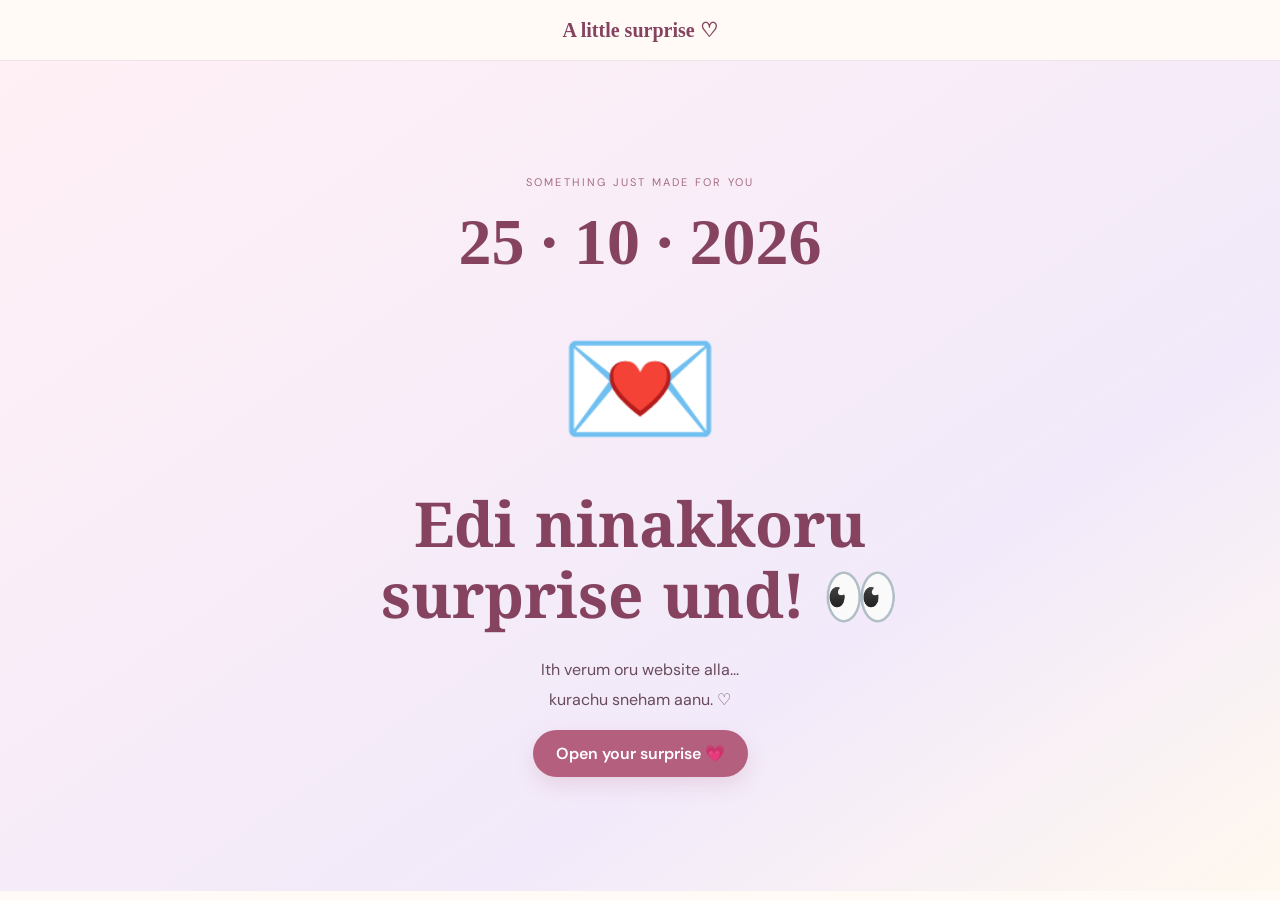
<file: index.html>
<!doctype html>
<html lang="en">
  <head>
    <meta charset="utf-8" />
    <meta name="viewport" content="width=device-width,initial-scale=1" />
    <title>A little surprise ♡</title>
    <link rel="stylesheet" href="css/style.css" />
    <script src="js/main.js" defer></script>
  </head>
  <body>
    <header class="header">
    <a class="brand" href="index.html">A little surprise ♡</a>
    </header>
    <section class="hero">
      <div class="inner">
        <div class="eyebrow">Something just made for you</div>
        <div class="date">25 · 10 · 2026</div>
        <div class="cake">💌</div>
        <h1>Edi ninakkoru<br /> surprise und! 👀</h1>
        <p>Ith verum oru website alla...<br />kurachu sneham aanu. ♡</p>
        <a class="button" href="birthday.html">Open your surprise 💗</a>
      </div>
    </section>
  </body>
</html>
</file>
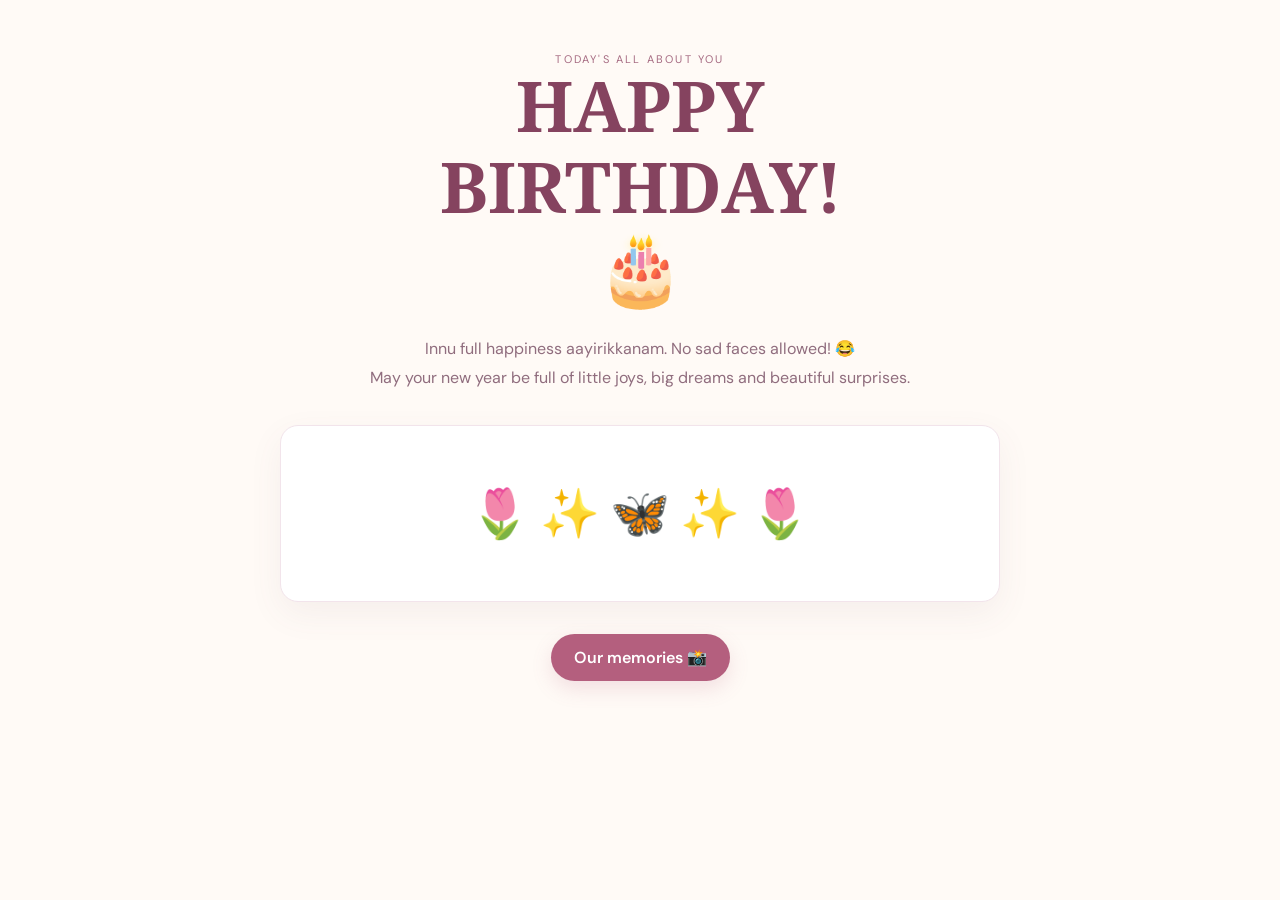
<file: birthday.html>
<!doctype html>
<html lang="en">
  <head>
    <meta charset="utf-8" />
    <meta name="viewport" content="width=device-width,initial-scale=1" />
    <title>Happy Birthday!</title>
    <link rel="stylesheet" href="css/style.css" />
    <script src="js/main.js" defer></script>
  </head>
  <body>
    <main>
      <div class="eyebrow" style="text-align: center">
        Today's all about you
      </div>
      <h1 style="font-size: clamp(40px, 8vw, 70px)">
        HAPPY <br />BIRTHDAY!<br /> 🎂
      </h1>
      <p class="lead">
        Innu full happiness aayirikkanam. No sad faces allowed! 😂<br />May your
        new year be full of little joys, big dreams and beautiful surprises.
      </p>
      <div class="card" style="text-align: center; font-size: 48px">
        🌷 ✨ 🦋 ✨ 🌷
      </div>
      <div class="actions">
        <a class="button" href="memories.html">Our memories 📸</a>
      </div>
    </main>
  </body>
</html>
</file>
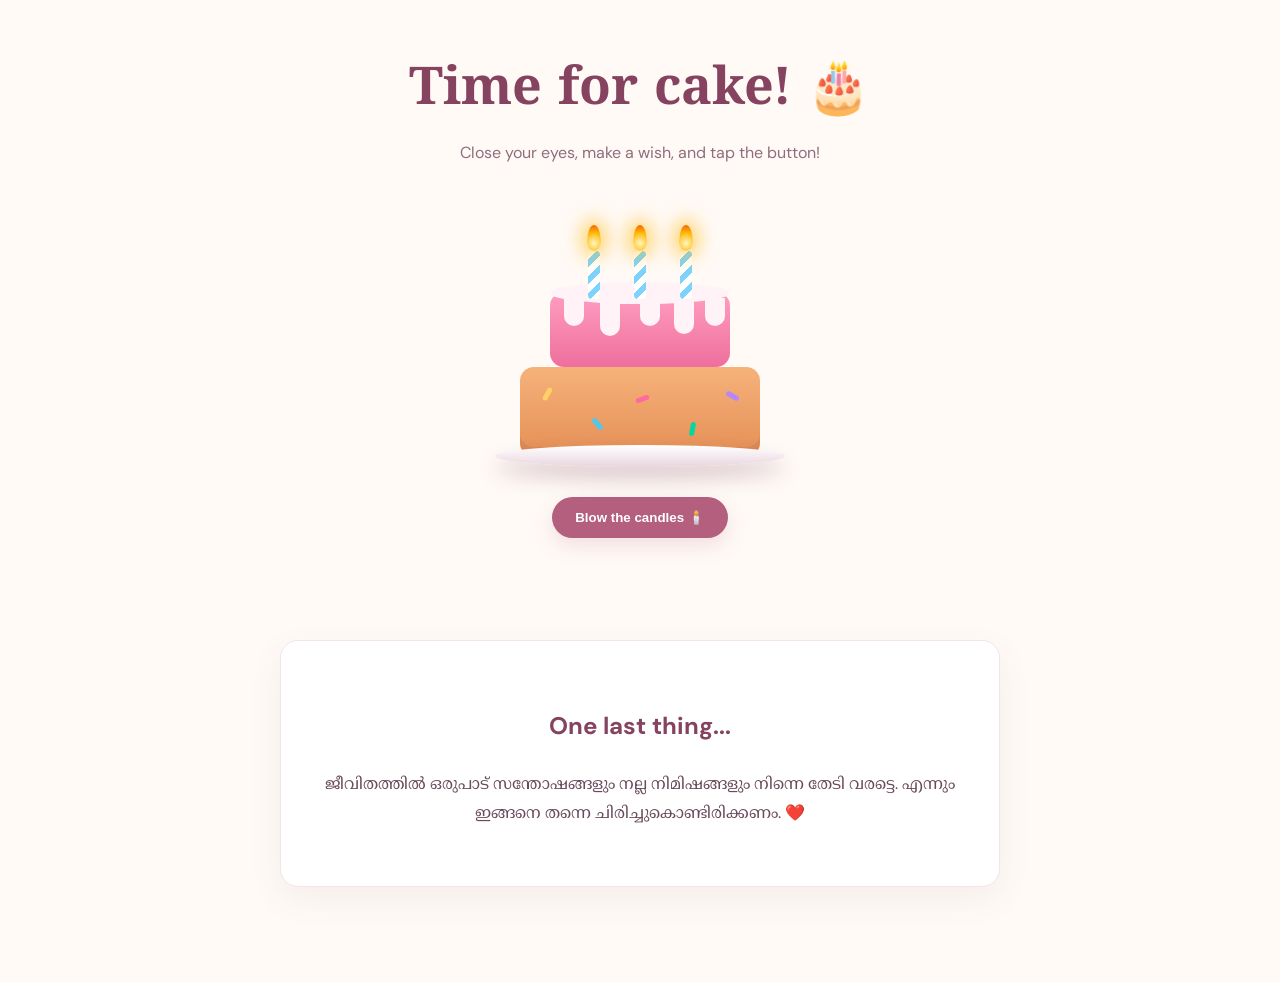
<file: cake.html>
<!doctype html>
<html lang="en">
  <head>
    <meta charset="utf-8" />
    <meta name="viewport" content="width=device-width,initial-scale=1" />
    <title>One last surprise</title>
    <link rel="stylesheet" href="css/style.css" />
    <script src="js/main.js" defer></script>
  </head>
  <body>
    <main>
      <h1>Time for cake! 🎂</h1>
      <p class="lead">Close your eyes, make a wish, and tap the button!</p>
      <div class="cake-scene" id="cake">
        <div class="cake3d">
          <div class="candles">
            <div class="candle c1"><i class="flame"></i><i class="smoke"></i></div>
            <div class="candle c2"><i class="flame"></i><i class="smoke"></i></div>
            <div class="candle c3"><i class="flame"></i><i class="smoke"></i></div>
          </div>
          <div class="layer top"><span class="drip d1"></span><span class="drip d2"></span><span class="drip d3"></span><span class="drip d4"></span><span class="drip d5"></span></div>
          <div class="layer bottom"><span class="sprinkle s1"></span><span class="sprinkle s2"></span><span class="sprinkle s3"></span><span class="sprinkle s4"></span><span class="sprinkle s5"></span></div>
          <div class="plate"></div>
        </div>
      </div>
      <div style="text-align: center">
        <button class="button" id="blowButton">Blow the candles 🕯️</button>
        <p class="lead" id="cakeMessage" aria-live="polite"></p>
      </div>
      <div class="card" style="text-align: center">
        <h2 style="color: var(--dark)">One last thing...</h2>
        <p>
          ജീവിതത്തിൽ ഒരുപാട് സന്തോഷങ്ങളും നല്ല നിമിഷങ്ങളും നിന്നെ തേടി വരട്ടെ.
          എന്നും ഇങ്ങനെ തന്നെ ചിരിച്ചുകൊണ്ടിരിക്കണം. ❤️
        </p>
      </div>
    </main>
  </body>
</html>
</file>
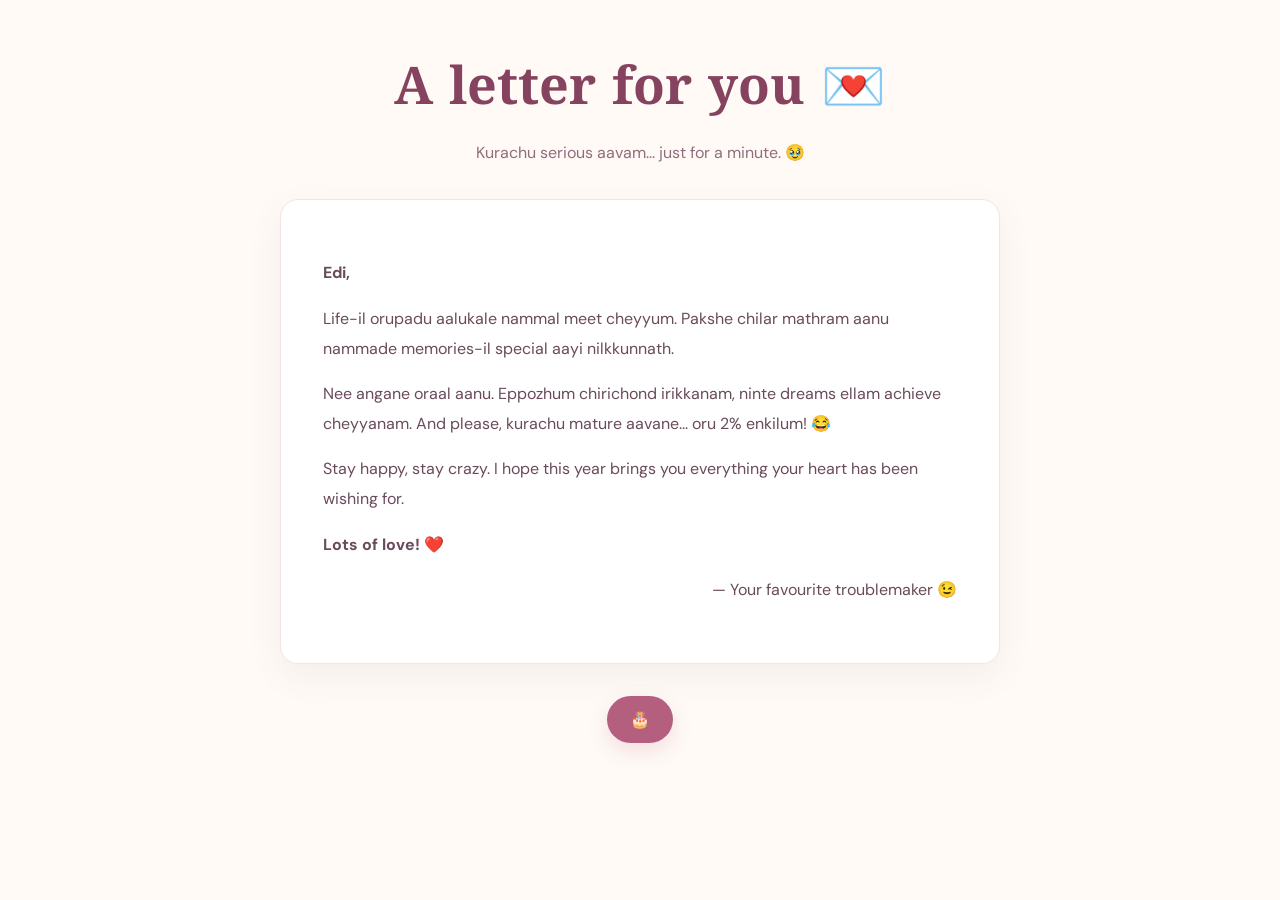
<file: letter.html>
<!doctype html>
<html lang="en">
  <head>
    <meta charset="utf-8" />
    <meta name="viewport" content="width=device-width,initial-scale=1" />
    <title>A letter for you</title>
    <link rel="stylesheet" href="css/style.css" />
    <script src="js/main.js" defer></script>
  </head>
  <body>
    <main>
      <h1>A letter for you 💌</h1>
      <p class="lead">Kurachu serious aavam... just for a minute. 🥹</p>
      <article class="card">
        <p><strong>Edi,</strong></p>
        <p>
          Life-il orupadu aalukale nammal meet cheyyum. Pakshe chilar mathram
          aanu nammade memories-il special aayi nilkkunnath.
        </p>
        <p>
          Nee angane oraal aanu. Eppozhum chirichond irikkanam, ninte dreams
          ellam achieve cheyyanam. And please, kurachu mature aavane... oru 2%
          enkilum! 😂
        </p>
        <p>
          Stay happy, stay crazy. I hope this year brings you everything your
          heart has been wishing for.
        </p>
        <p><strong>Lots of love! ❤️</strong></p>
        <p style="text-align: right">— Your favourite troublemaker 😉</p>
      </article>
      <div class="actions">
        <a class="button" href="cake.html">🎂</a>
      </div>
    </main>
  </body>
</html>
</file>
<file: css/style.css>
@import url("https://fonts.googleapis.com/css2?family=DM+Sans:wght@400;600;700&family=Noto+Serif+Malayalam:wght@400;700&display=swap");
:root {
  --pink: #f7dfe8;
  --rose: #b45f7e;
  --dark: #85435f;
  --cream: #fffaf6;
  --lav: #eee7f7;
  --ink: #694b5b;
}
* {
  box-sizing: border-box;
}
body {
  margin: 0;
  background: var(--cream);
  color: var(--ink);
  font-family: "DM Sans", "Noto Serif Malayalam", sans-serif;
}
a {
  text-decoration: none;
  color: inherit;
}
.header {
  display: flex;
  flex-direction: column;
  gap: 8px;
  text-align: center;
  justify-content: center;
  align-items: center;
  gap: 15px;
  padding: 18px 5%;
  background: #fffaf6;
  border-bottom: 1px solid #f1e3e9;
  flex-wrap: wrap;
}
.brand {
  font: 700 20px Georgia;
  color: var(--dark);
}
nav {
  display: flex;
  justify-content: center;
  gap: 7px;
  flex-wrap: wrap;
}
nav a {
  font-size: 13px;
  padding: 8px 11px;
  border-radius: 25px;
  color: #93677a;
}
nav a:hover {
  background: var(--pink);
  color: var(--dark);
}
main {
  width: min(920px, 100%);
  margin: auto;
  padding: 52px 22px 70px;
}
.hero {
  min-height: calc(100vh - 70px);
  display: grid;
  place-items: center;
  text-align: center;
  padding: 30px 20px;
  background: linear-gradient(145deg, #fff0f5, #f2eafa 68%, #fff8ef);
}
.inner {
  max-width: 700px;
}
.eyebrow {
  text-transform: uppercase;
  letter-spacing: 0.2em;
  font-size: 11px;
  color: #a66b82;
}
.date {
  font: 700 clamp(34px, 8vw, 66px) Georgia;
  color: var(--dark);
  margin: 15px;
}
h1 {
  font:
    700 clamp(32px, 7vw, 52px)/1.15 Georgia,
    "Noto Serif Malayalam",
    serif;
  color: var(--dark);
  text-align: center;
  margin: 10px 0 16px;
}
.hero h1 {
  font-size: clamp(35px, 7vw, 62px);
}
p {
  line-height: 1.85;
}
.lead {
  text-align: center;
  max-width: 650px;
  margin: 0 auto 32px;
  color: #906d7e;
}
.button {
  display: inline-block;
  border: 0;
  border-radius: 40px;
  padding: 13px 23px;
  background: var(--rose);
  color: white;
  font-weight: 600;
  cursor: pointer;
  box-shadow: 0 8px 20px #b45f7e2b;
}
.secondary {
  background: #f4e5ec;
  color: var(--dark);
  box-shadow: none;
}
.card {
  max-width: 720px;
  margin: 25px auto;
  padding: clamp(22px, 5vw, 42px);
  background: white;
  border: 1px solid #f2e4eb;
  border-radius: 18px;
  box-shadow: 0 12px 34px #76556a12;
  line-height: 1.9;
}
.grid {
  display: grid;
  grid-template-columns: repeat(auto-fit, minmax(210px, 1fr));
  gap: 20px;
}
.polaroid {
  padding: 11px 11px 15px;
  background: white;
  box-shadow: 0 8px 25px #76556a18;
  transform: rotate(-1deg);
}
.polaroid:nth-child(even) {
  transform: rotate(1deg);
}
.photo {
  width: 100%;
  aspect-ratio: 1;
  object-fit: cover;
  display: block;
  background: var(--lav);
}
.caption {
  text-align: center;
  font: italic 15px Georgia;
  color: #93677a;
  margin: 10px 0;
}
.upload {
  width: 100%;
  font-size: 12px;
}
.actions {
  display: flex;
  justify-content: center;
  gap: 12px;
  flex-wrap: wrap;
  margin-top: 32px;
}
.cake {
  text-align: center;
  font-size: clamp(80px, 18vw, 130px);
  margin: 24px;
}
.footer {
  text-align: center;
  padding: 24px;
  background: #f8e8ee;
  color: #94677b;
  font-size: 13px;
  line-height: 1.8;
}
.note {
  text-align: center;
  color: #a17e8e;
  font-size: 12px;
  margin-top: 25px;
}
.confetti {
  position: fixed;
  top: -25px;
  z-index: 10;
  pointer-events: none;
  animation: fall 3s linear forwards;
}
@keyframes fall {
  to {
    transform: translateY(110vh) rotate(700deg);
    opacity: 0;
  }
}

/* ===== Animated cake ===== */
.cake-scene { position: relative; display: flex; justify-content: center; margin: 40px 0 30px; height: 260px; }
.cake3d { position: relative; width: 240px; animation: floaty 4s ease-in-out infinite; }
@keyframes floaty { 50% { transform: translateY(-8px); } }
.plate { position: absolute; bottom: 0; left: -25px; width: 290px; height: 22px; border-radius: 50%; background: linear-gradient(#fff, #e9d5de); box-shadow: 0 12px 20px rgba(120, 60, 90, .25); }
.layer { position: absolute; left: 50%; transform: translateX(-50%); border-radius: 14px; }
.layer.bottom { bottom: 10px; width: 240px; height: 90px; background: linear-gradient(#f6b27a, #e48f56); box-shadow: inset 0 -10px 0 rgba(0,0,0,.06); animation: rise 0.9s cubic-bezier(.3,1.5,.5,1) both; }
.layer.top { bottom: 100px; width: 180px; height: 75px; background: linear-gradient(#ff9ec0, #ee6f9d); z-index: 2; animation: rise 0.9s .25s cubic-bezier(.3,1.5,.5,1) both; }
.layer.top::before { content: ""; position: absolute; top: -10px; left: 0; right: 0; height: 22px; border-radius: 50%; background: #fff3f8; }
.drip { position: absolute; top: 6px; width: 20px; height: 28px; border-radius: 0 0 12px 12px; background: #fff3f8; animation: drip 3s ease-in-out infinite; }
.d1 { left: 14px; } .d2 { left: 50px; height: 38px; animation-delay: .4s; } .d3 { left: 90px; animation-delay: .8s; } .d4 { left: 124px; height: 36px; animation-delay: 1.2s; } .d5 { left: 155px; animation-delay: 1.6s; }
@keyframes drip { 50% { transform: scaleY(1.25); transform-origin: top; } }
@keyframes rise { from { transform: translateX(-50%) translateY(-120px) scale(.6); opacity: 0; } }
.sprinkle { position: absolute; width: 5px; height: 14px; border-radius: 3px; animation: twinkle 2s ease-in-out infinite; }
.s1 { left: 25px; top: 20px; background: #ffd166; transform: rotate(30deg); } .s2 { left: 75px; top: 50px; background: #4cc9f0; transform: rotate(-40deg); animation-delay: .3s; } .s3 { left: 120px; top: 25px; background: #ff6b9d; transform: rotate(70deg); animation-delay: .6s; } .s4 { left: 170px; top: 55px; background: #06d6a0; transform: rotate(10deg); animation-delay: .9s; } .s5 { left: 210px; top: 22px; background: #b388ff; transform: rotate(-60deg); animation-delay: 1.2s; }
@keyframes twinkle { 50% { opacity: .35; } }
.candles { position: absolute; bottom: 168px; left: 0; right: 0; display: flex; justify-content: center; gap: 34px; z-index: 3; }
.candle { position: relative; width: 12px; height: 48px; border-radius: 4px; background: repeating-linear-gradient(135deg, #fff 0 6px, #7dd3fc 6px 12px); animation: rise2 .8s .7s both; }
@keyframes rise2 { from { transform: translateY(-60px); opacity: 0; } }
.flame { position: absolute; top: -26px; left: 50%; width: 14px; height: 26px; margin-left: -7px; border-radius: 50% 50% 50% 50% / 65% 65% 35% 35%; background: radial-gradient(circle at 50% 70%, #fff6c0, #ffb703 55%, #fb5607); box-shadow: 0 0 18px 6px rgba(255, 183, 3, .55); transform-origin: bottom center; animation: flicker .35s ease-in-out infinite alternate; transition: opacity .3s; }
.c2 .flame { animation-delay: .1s; } .c3 .flame { animation-delay: .2s; }
@keyframes flicker { from { transform: scale(1, 1) rotate(-4deg); } to { transform: scale(.88, 1.12) rotate(4deg); } }
.smoke { position: absolute; top: -20px; left: 50%; width: 10px; height: 10px; margin-left: -5px; border-radius: 50%; background: rgba(150, 150, 150, .6); opacity: 0; filter: blur(3px); }
.blown .flame { animation: none; opacity: 0; transform: scale(.4); box-shadow: none; transition: opacity 1.5s ease, transform 1.5s ease; }
.button { transition: opacity .6s ease; }
.blown .smoke { animation: smoke 2s ease-out; }
.blown .candle:nth-child(2) .smoke { animation-delay: .1s; } .blown .candle:nth-child(3) .smoke { animation-delay: .2s; }
@keyframes smoke { 0% { opacity: .8; transform: translateY(0) scale(.6); } 100% { opacity: 0; transform: translate(14px, -80px) scale(3); } }
.blown .cake3d { animation: wobble .8s ease; }
@keyframes wobble { 20% { transform: rotate(-3deg) scale(1.04); } 50% { transform: rotate(3deg) scale(1.04); } 80% { transform: rotate(-1deg); } }
.relight .flame { opacity: 1; transform: none; box-shadow: 0 0 18px 6px rgba(255, 183, 3, .55); animation: flicker .35s ease-in-out infinite alternate; }
.spark { position: absolute; top: 40px; left: 50%; width: 9px; height: 9px; border-radius: 2px; pointer-events: none; animation: spark 1.4s ease-out forwards; }
@keyframes spark { to { transform: translate(var(--x), var(--y)) rotate(540deg); opacity: 0; } }
.blown .smoke { animation: none !important; display: none; }
.blown .cake3d { animation: floaty 4s ease-in-out infinite; }

/* ===== Blow-out sequence ===== */
.dim { position: fixed; inset: 0; background: radial-gradient(circle at 50% 45%, rgba(30, 15, 50, .72), rgba(10, 5, 25, .94)); opacity: 0; pointer-events: none; z-index: 15; transition: opacity 1.2s ease; }
.dim.on { opacity: 1; }
.cake-scene { z-index: 20; }
.cake-scene .cake3d::after { content: ""; position: absolute; left: 50%; bottom: 20px; width: 380px; height: 380px; margin-left: -190px; border-radius: 50%; background: radial-gradient(circle, rgba(255, 190, 90, .45), transparent 65%); z-index: -1; opacity: 0; transition: opacity 1s; }
.lit .cake3d::after { opacity: 1; animation: glowpulse 1.6s ease-in-out infinite; }
@keyframes glowpulse { 50% { transform: scale(1.08); opacity: .8; } }
.candle.out .flame { animation: blowout .9s ease-in forwards !important; transition: none !important; }
@keyframes blowout {
  0% { transform: scale(1) rotate(0); opacity: 1; }
  25% { transform: scale(1.1, .8) rotate(55deg) translateX(6px); opacity: 1; }
  60% { transform: scale(.6, .4) rotate(80deg) translateX(14px); opacity: .7; box-shadow: 0 0 6px 2px rgba(255, 183, 3, .4); }
  100% { transform: scale(0) rotate(90deg) translateX(20px); opacity: 0; box-shadow: none; }
}
.candle.out .smoke { display: block !important; animation: wisp 3s ease-out .5s forwards !important; }
@keyframes wisp {
  0% { opacity: 0; transform: translate(0, 0) scale(.5); }
  15% { opacity: .75; }
  35% { transform: translate(10px, -35px) scale(1.2); }
  60% { transform: translate(-10px, -75px) scale(1.9); }
  100% { opacity: 0; transform: translate(12px, -130px) scale(3); }
}
.wish { font: 700 clamp(34px, 8vw, 56px) Georgia, serif; color: #ffe8a3; text-shadow: 0 0 18px rgba(255, 200, 100, .8), 0 0 40px rgba(255, 140, 180, .6); position: relative; z-index: 20; min-height: 70px; }
.wish span { display: inline-block; opacity: 0; transform: translateY(30px) scale(.6) rotate(-8deg); animation: letterIn .7s cubic-bezier(.3, 1.6, .5, 1) forwards; }
@keyframes letterIn { to { opacity: 1; transform: none; } }
#blowButton.gone { opacity: 0; transform: scale(.8); pointer-events: none; transition: all .5s; }

/* ===== Scrapbook memories ===== */
.grid { display: flex; flex-wrap: wrap; justify-content: center; gap: 0; padding: 20px 0 40px; }
.polaroid { position: relative; width: 240px; margin: -6px -10px 26px; padding: 12px 12px 18px; border-radius: 3px; box-shadow: 0 12px 28px rgba(80, 40, 60, .22); transition: transform .35s cubic-bezier(.3, 1.6, .5, 1), box-shadow .3s; animation: pop .7s cubic-bezier(.3, 1.5, .5, 1) both; cursor: pointer; }
.polaroid::before { content: ""; position: absolute; top: -14px; left: 50%; width: 80px; height: 26px; margin-left: -40px; background: rgba(255, 214, 120, .65); transform: rotate(-4deg); box-shadow: 0 2px 4px rgba(0,0,0,.1); }
.polaroid:nth-child(1) { transform: rotate(-7deg) translateY(10px); animation-delay: .05s; }
.polaroid:nth-child(2) { transform: rotate(5deg) translateY(-18px); animation-delay: .2s; width: 260px; }
.polaroid:nth-child(3) { transform: rotate(-3deg) translateY(22px); animation-delay: .35s; }
.polaroid:nth-child(4) { transform: rotate(8deg) translateY(-6px); animation-delay: .5s; width: 255px; }
.polaroid:nth-child(5) { transform: rotate(-5deg) translateY(16px); animation-delay: .65s; }
.polaroid:nth-child(even)::before { background: rgba(255, 150, 190, .6); transform: rotate(5deg); }
.polaroid:hover { transform: rotate(0) scale(1.12) !important; z-index: 10; box-shadow: 0 22px 45px rgba(80, 40, 60, .35); }
.photo { aspect-ratio: 4 / 5; }
.caption { font: italic 17px 'Brush Script MT', 'Segoe Script', cursive; }
@keyframes pop { from { opacity: 0; scale: .5; translate: 0 80px; } }
.float-heart { position: fixed; bottom: -30px; pointer-events: none; z-index: 0; opacity: .6; animation: floatUp linear forwards; }
@keyframes floatUp { to { transform: translateY(-110vh) translateX(30px) rotate(25deg); opacity: 0; } }
@media (max-width: 600px) { .polaroid { width: 70%; margin: 0 0 30px; } }
.polaroid:nth-child(5) { width: 300px; }
.polaroid:nth-child(5) .photo { aspect-ratio: auto; height: auto; object-fit: contain; }
.grid { align-items: flex-start; }
.polaroid:nth-child(5) { width: 340px; }
</file>
